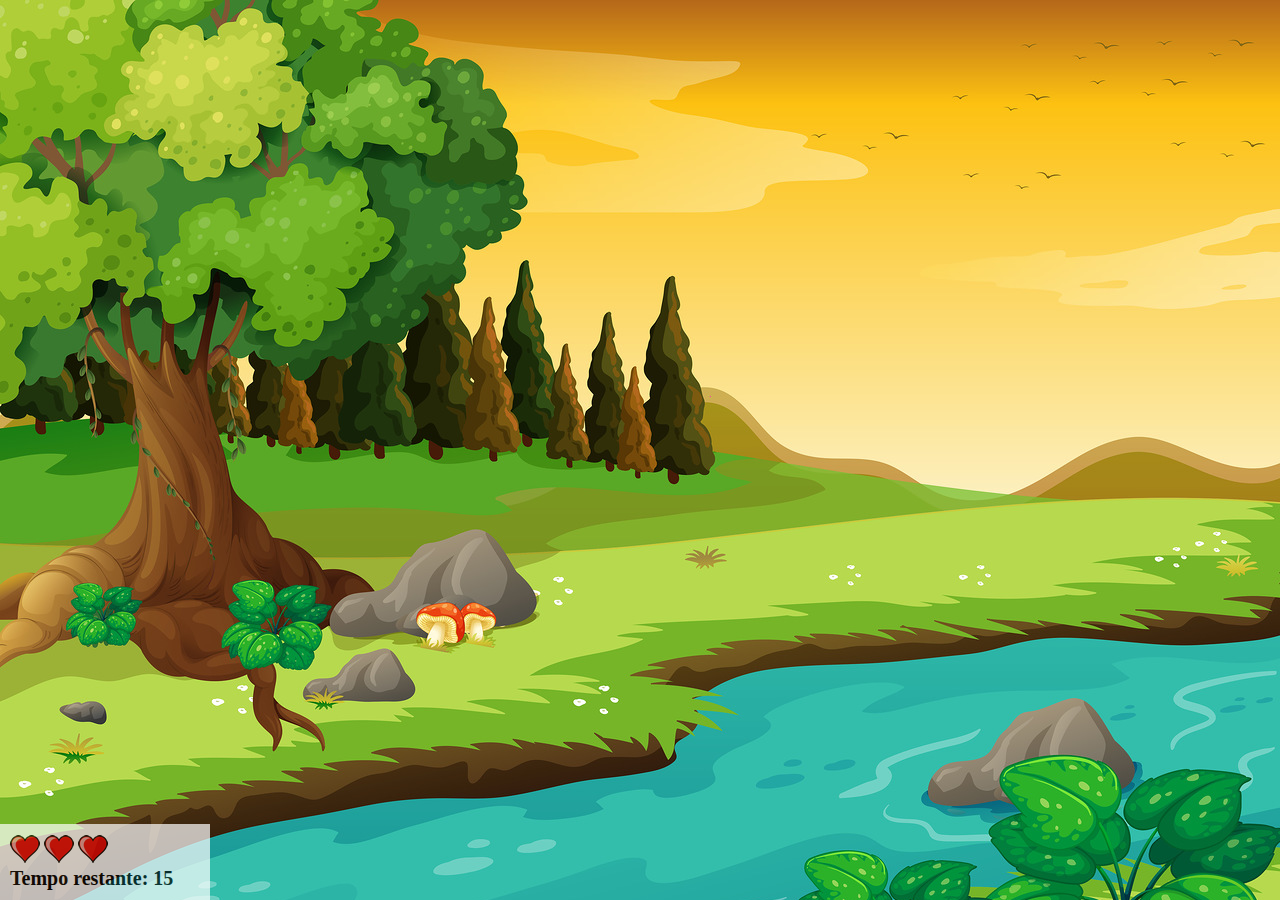
<file: app.html>
<!DOCTYPE html>
<html>
	<head>
		<title></title>
		<meta charset="UTF-8" />
		<link rel="stylesheet" href="./estilo.css" />
		<script src="./jogo.js"></script>
	</head>
	<body onresize="ajustaTamanhoPalcoJogo()">

		<div class="painel">
			<div class="vidas">
				<img id="v1" src="./imagens/coracao_cheio.png" />
				<img id="v2" src="./imagens/coracao_cheio.png" />
				<img id="v3" src="./imagens/coracao_cheio.png" />
			</div>

			<div class="cronometro">Tempo restante: <span id="cronometro"></span></div>
		</div>

		<script>
			document.getElementById('cronometro').innerHTML = tempo

			var criaMosca = setInterval(function() { 
				posicaoRandomica()
			}, criaMosquitoTempo)
		</script>
	</body>
</html>
</file>
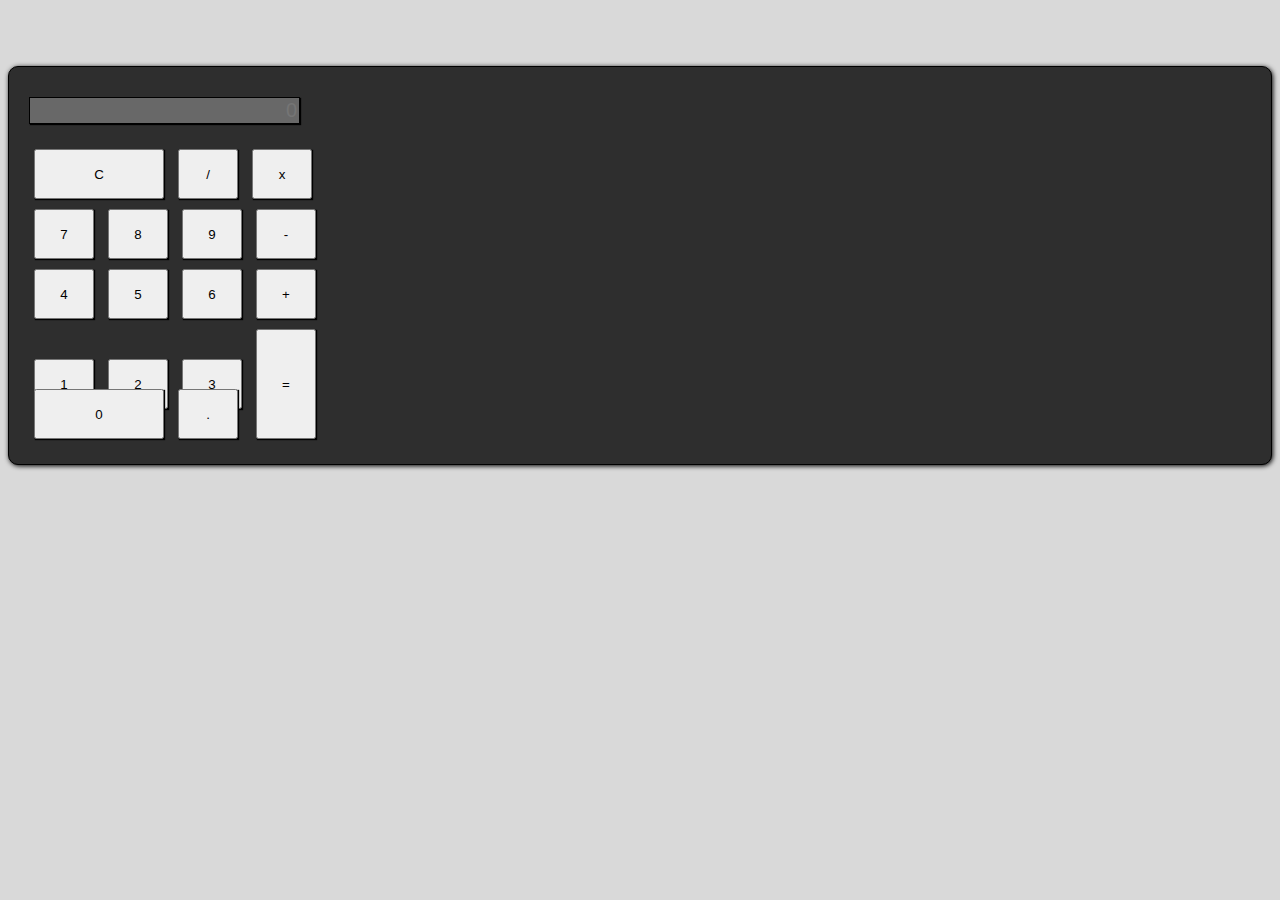
<file: calculadora.html>
<html>
	<head>
		<title>Calculadora</title>

		<link rel="stylesheet" href="https://maxcdn.bootstrapcdn.com/bootstrap/4.0.0-beta.2/css/bootstrap.min.css" integrity="sha384-PsH8R72JQ3SOdhVi3uxftmaW6Vc51MKb0q5P2rRUpPvrszuE4W1povHYgTpBfshb" crossorigin="anonymous">
        <link rel="stylesheet" href="calculadora.css">

	</head>

  <body style="background: #D9D9D9">

    <div class="container">
      <div class="row">
        <div class="col d-flex justify-content-center">
          <br />

          <div class="calculadora">
            <input id='resultado' type="text" class="form-control resultado" placeholder="0" disabled="disabled" />
            
            <div class="row"> 
              <button onclick="calcular('acao','c')" type="button" class="btn btn-dark btn-lg clear font-weight-light">C</button>
              <button onclick="calcular('acao','/')" type="button" class="btn btn-dark btn-lg font-weight-light">/</button>
              <button onclick="calcular('acao','*')" type="button" class="btn btn-dark btn-lg font-weight-light">x</button>
            </div>

            <div class="row">
              <button onclick="calcular('valor', 7)" type="button" class="btn btn-dark btn-lg font-weight-light">7</button>
              <button onclick="calcular('valor', 8)" type="button" class="btn btn-dark btn-lg font-weight-light">8</button>
              <button onclick="calcular('valor', 9)" type="button" class="btn btn-dark btn-lg font-weight-light">9</button>
              <button onclick="calcular('acao','-')" type="button" class="btn btn-dark btn-lg font-weight-light">-</button>
            </div>
            
            <div class="row">
              <button onclick="calcular('valor', 4)"  type="button" class="btn btn-dark btn-lg font-weight-light">4</button>
              <button onclick="calcular('valor', 5)"  type="button" class="btn btn-dark btn-lg font-weight-light">5</button>
              <button onclick="calcular('valor', 6)"  type="button" class="btn btn-dark btn-lg font-weight-light">6</button>
              <button onclick="calcular('acao','+')" type="button" class="btn btn-dark btn-lg font-weight-light">+</button>
            </div>

            <div class="row">
              <button onclick="calcular('valor', 1)" type="button" class="btn btn-dark btn-lg font-weight-light">1</button>
              <button onclick="calcular('valor', 2)" type="button" class="btn btn-dark btn-lg font-weight-light">2</button>
              <button onclick="calcular('valor', 3)" type="button" class="btn btn-dark btn-lg font-weight-light">3</button>
              <button onclick="calcular('acao','=')"  type="button" class="btn btn-dark btn-lg enter">=</button>
            </div>

            <div class="row" style="margin-top: -60px">
              <button onclick="calcular('valor', 0)"   type="button" class="btn btn-dark zero btn-lg font-weight-light">0</button>
              <button onclick="calcular('acao','.')"  type="button" class="btn btn-dark btn-lg font-weight-light">.</button>
            </div>

          </div>
        </div>
      </div>
    </div>    
  </body>	
  <script src="./calculadora.js">

  </script>
</html>
</file>
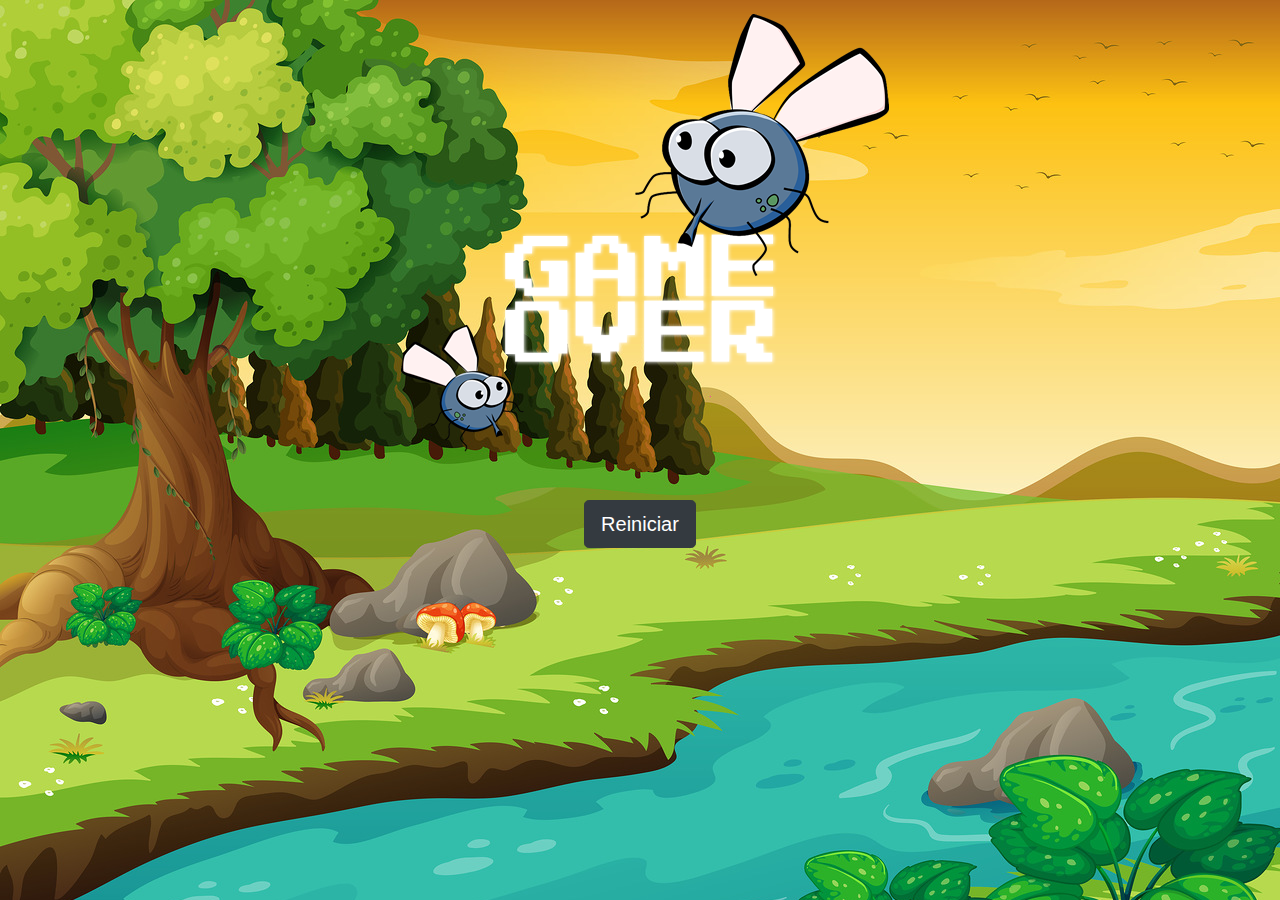
<file: fim_de_jogo.html>
<!DOCTYPE html>
<html lang="en">
<head>
    <meta charset="UTF-8">
    <link rel="stylesheet" href="https://cdn.jsdelivr.net/npm/bootstrap@4.0.0/dist/css/bootstrap.min.css" integrity="sha384-Gn5384xqQ1aoWXA+058RXPxPg6fy4IWvTNh0E263XmFcJlSAwiGgFAW/dAiS6JXm" crossorigin="anonymous">
    <link rel="stylesheet" href="./style.css">
    <meta http-equiv="X-UA-Compatible" content="IE=edge">
    <meta name="viewport" content="width=device-width, initial-scale=1.0">
    <title>GameOver</title>
</head>
<body>
    <div class="container">
        <div class="row">
            <div class="col">
                <div class="d-flex justify-content-center">
                     <img src="./imagens/game_over.png" alt="">
                </div>
            </div>
        </div>

        <div class="row">
            <div class="col">
                <div class="d-flex justify-content-center">
                        <button onclick="window.location.href='app.html'" type="button" class="btn btn-dark btn-lg" >Reiniciar</button>
                </div>
            </div>
        </div>
    </div>
</body>
</html>
</file>
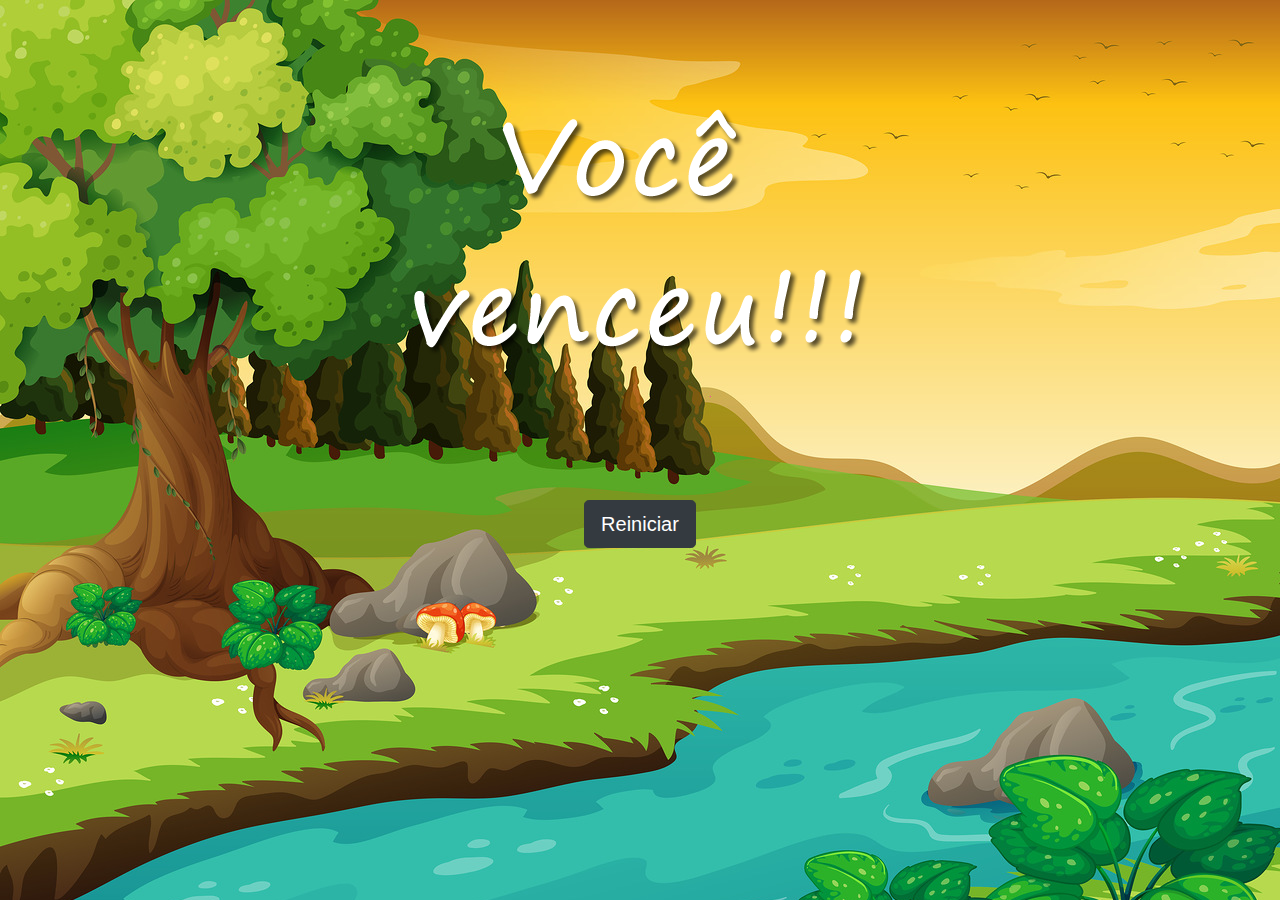
<file: vitoria.html>
<!DOCTYPE html>
<html>
	<head>
		<title></title>
		<meta charset="UTF-8" />

		<link rel="stylesheet" href="https://maxcdn.bootstrapcdn.com/bootstrap/4.0.0/css/bootstrap.min.css" integrity="sha384-Gn5384xqQ1aoWXA+058RXPxPg6fy4IWvTNh0E263XmFcJlSAwiGgFAW/dAiS6JXm" crossorigin="anonymous">

		<link rel="stylesheet" href="./estilo.css" />
	</head>
	<body>

		<div class="container">
			<div class="row">
				<div class="col">
					<div class="d-flex justify-content-center">
						<img src="./imagens/vitoria.png" />
					</div>
				</div>
			</div>


			<div class="row">
				<div class="col">
					<div class="d-flex justify-content-center">
						<button type="button" class="btn btn-dark btn-lg" onclick="window.location.href = 'index.html' ">Reiniciar</button>
					</div>
				</div>
			</div>
		</div>

	</body>
</html>
</file>
<file: estilo.css>
html {
	cursor: url(./imagens/mata_mosca.png) 30 30, auto;
}

body {
	background-image: url(./imagens/bg.jpg);
	background-repeat: no-repeat;
	background-size: 100%;
}

.mosquito1 {
	width: 50px;
	height: 50px;
}

.mosquito2 {
	width: 70px;
	height: 70px;
}

.mosquito3 {
	width: 90px;
	height: 90px;
}

.ladoA {
	transform: scaleX(1);
}

.ladoB {
	transform: scaleX(-1);
}

.painel {
	position: absolute;
	width: 190px;
	padding: 10px;
	left: 0px;
	bottom: 0px;
	border-top:solid 1px #fff;
	background-color: #fff;
	opacity: 0.7
}

.vidas {
	float: left;
}

.cronometro {
	float: left;
	font-size: 20px;
	font-weight: bold;
}
</file>
<file: calculadora.css>
.calculadora{margin-top:40px;border:1px solid #000;padding:20px;background-color:#2e2e2e;border-radius:10px;box-shadow:1px 1px 5px #000}.btn,.resultado{box-shadow:1px 1px 1px #000}.btn{width:60px;height:50px;margin:5px}.clear,.zero{width:130px}.enter{height:110px}.resultado{text-align:right;font-size:20px;margin-top:10px;margin-bottom:20px;border:1px solid #000}
</file>
<file: style.css>
body{
    background-image: url(./imagens/bg.jpg);
    background-repeat: no-repeat;
    background-size: cover;
}

.mosquito1 {
	width: 70px;
	height: 70px;
}

.mosquito2 {
	width: 90px;
	height: 90px;
}

.mosquito3 {
	width: 120px;
	height: 120px;
}

.ladoA {
	transform: scaleX(1);
}

.ladoB {
	transform: scaleX(-1);
}

.painel{
    left: 0px;
    position: absolute;
    width: 190px;
    padding: 10px;
    bottom: 0px;
    background-color: #fff;
    border-top: solid qpx #fff;
    opacity: 0.7;
}

.vidas{
    float: left;
}

.cronometro{
    float: left;
    font-size: 20px;
    font-weight: 900;
}
</file>
